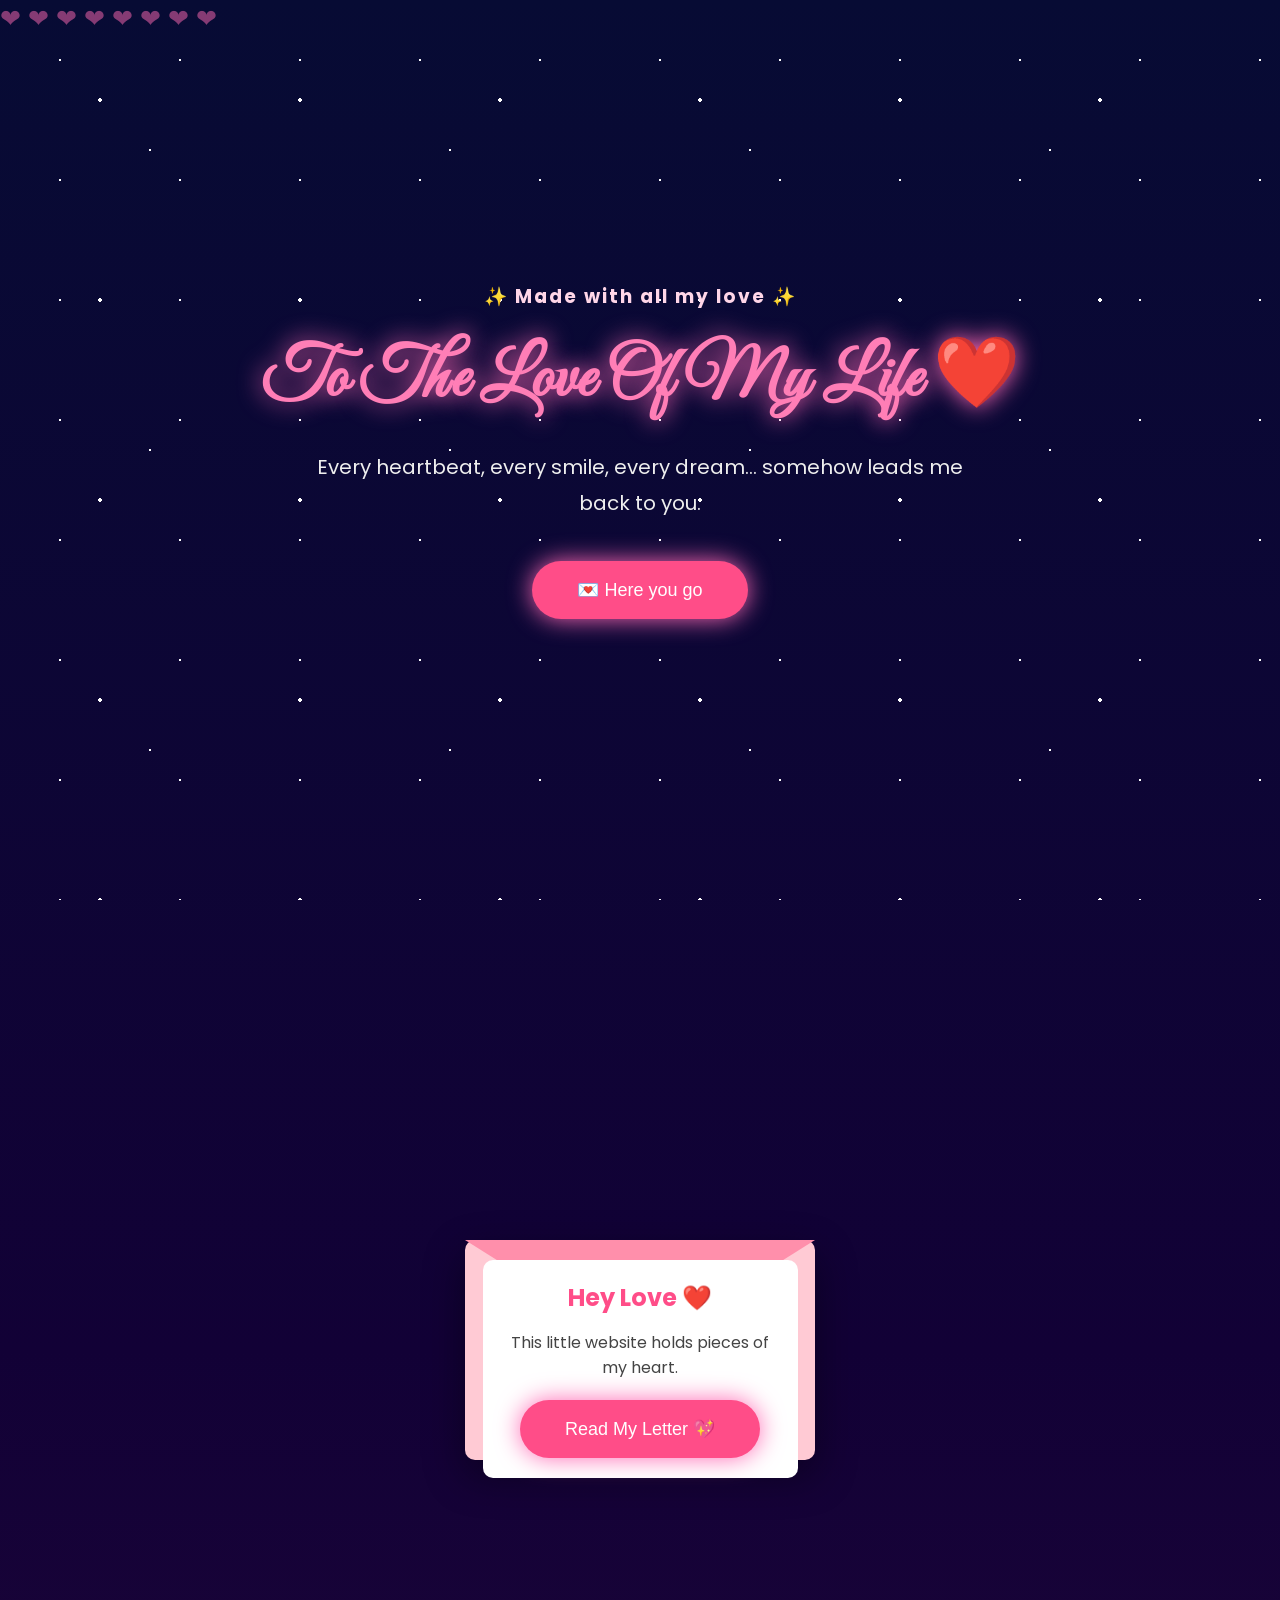
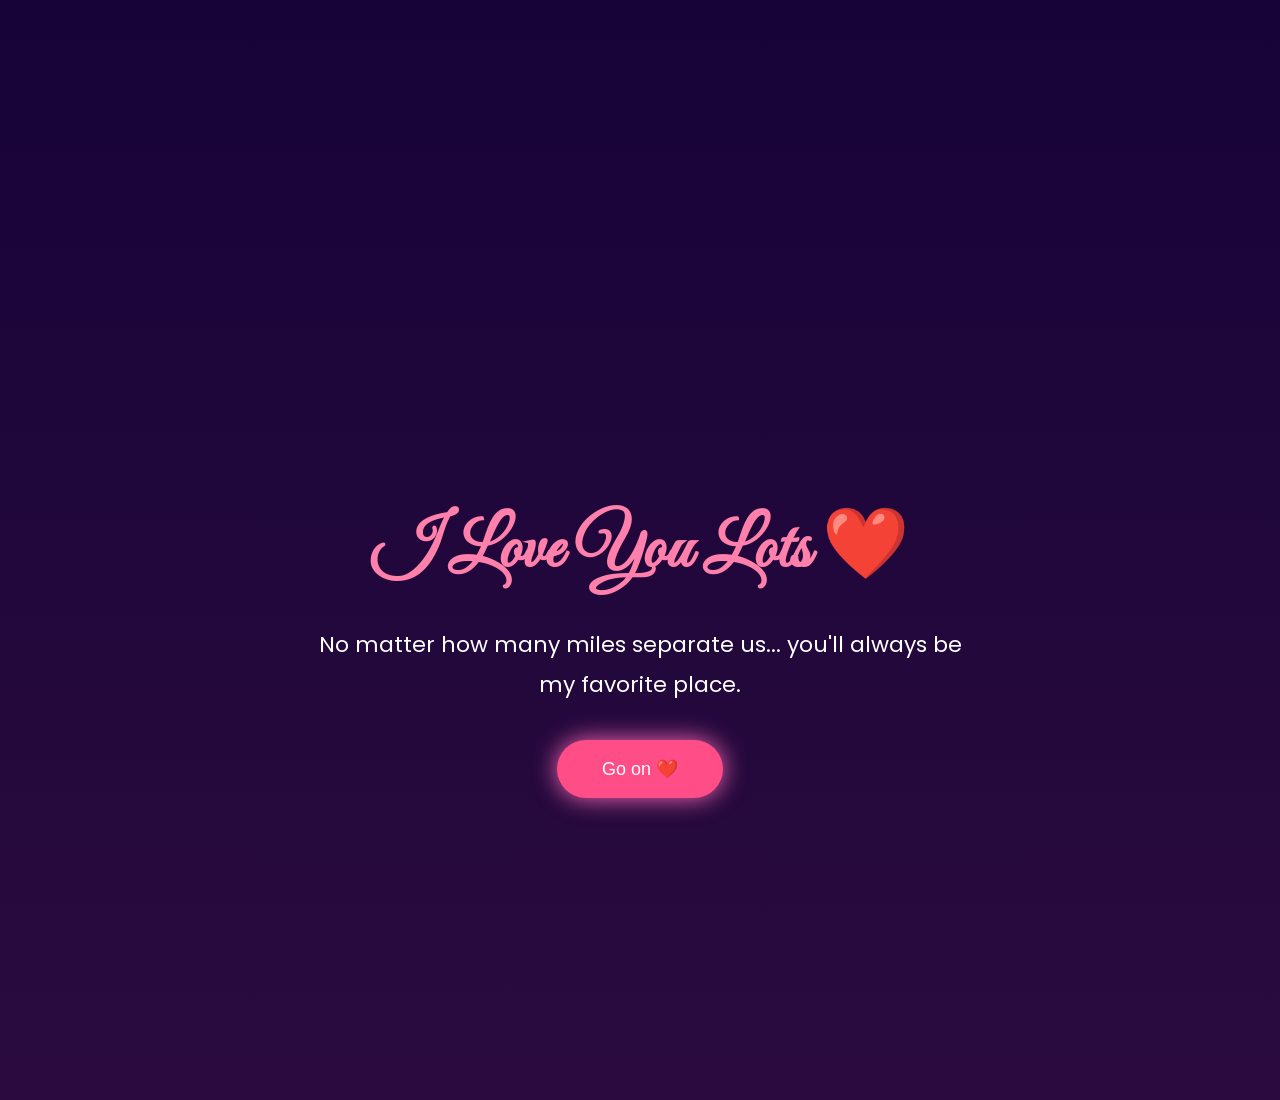
<file: index.html>
<!DOCTYPE html>
<html lang="en">
<head>
    <meta charset="UTF-8">
    <meta name="viewport" content="width=device-width, initial-scale=1.0">
    <title>For My Nandutty ❤️</title>

    <link rel="stylesheet" href="style.css">
</head>
<body>

    <!-- Floating Hearts -->
    <div class="hearts"></div>

    <!-- Stars -->
    <div class="rainbows"></div>

    <!-- Moon -->
    <div class="clouds"></div>

    <!-- Welcome -->
    <section class="hero">

        <h3>✨ Made with all my love ✨</h3>

        <h1>To The Love Of My Life ❤️</h1>

        <p>
            Every heartbeat,
            every smile,
            every dream...
            somehow leads me back to you.
        </p>

        <button id="openBtn">
            💌 Here you go
        </button>

    </section>

    <!-- Envelope -->
    <section class="envelope-page hidden">

        <div class="envelope">

            <div class="top"></div>

            <div class="letter">

                <h2>Hey Love ❤️</h2>

                <p>
                    This little website holds pieces of my heart.
                </p>

               <a href="letter.html">
                  <button>
                      Read My Letter 💖
                  </button>
               </a>

            </div>

        </div>

    </section>

    <!-- Hidden Love Note -->
    <section class="love-note hidden">

        <h1>I Love You Lots ❤️</h1>

        <p>

            No matter how many miles separate us...

            you'll always be my favorite place.

        </p>

        <div class="buttons">

            <a href="letter.html">
                <button>
                    Go on ❤️
                </button>
            </a>

        </div>

    </section>

<script src="script.js"></script>

</body>
</html>
</file>
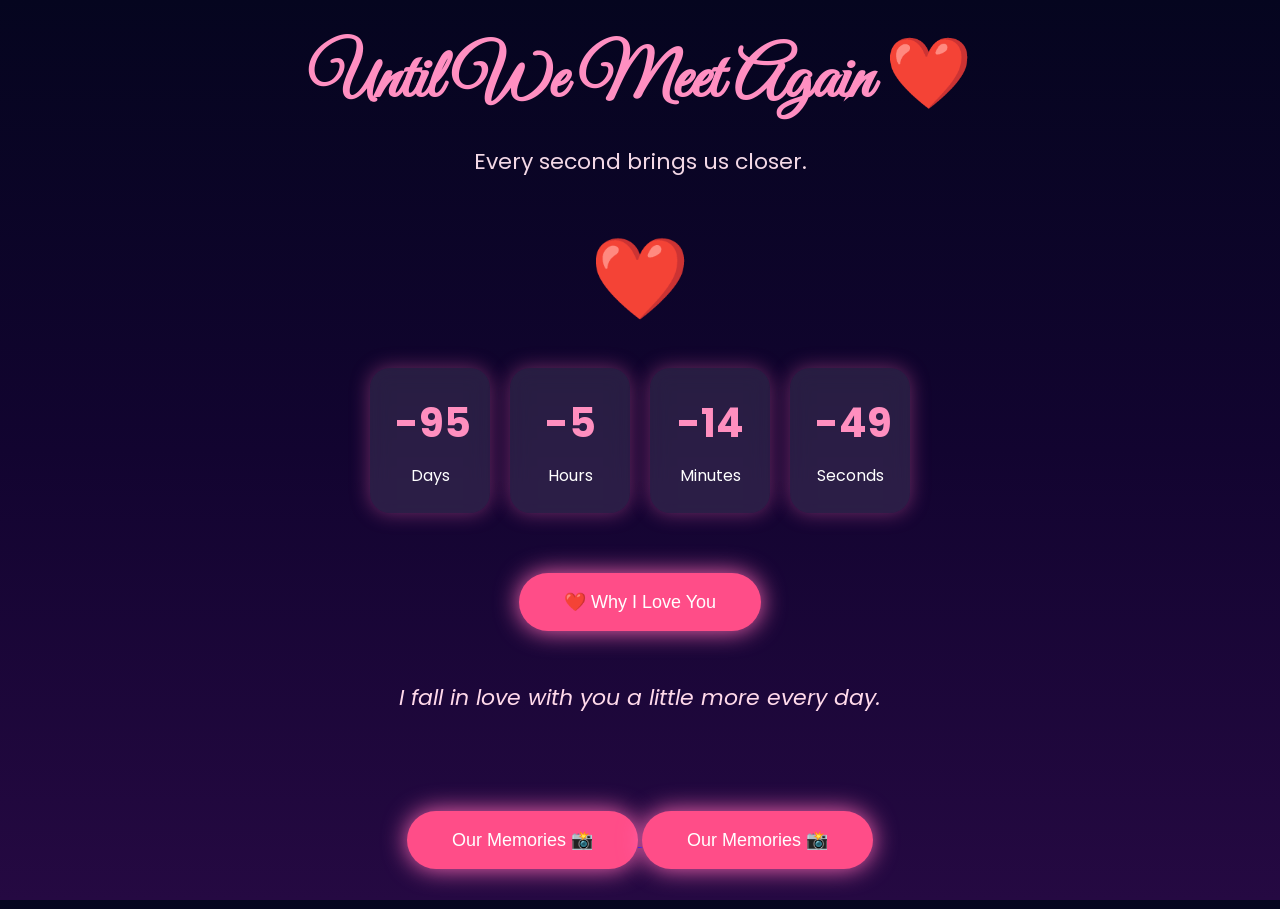
<file: countdown.html>
<!DOCTYPE html>
<html lang="en">

<head>

<meta charset="UTF-8">
<meta name="viewport" content="width=device-width, initial-scale=1.0">

<title>Until I See You ❤️</title>

<link rel="stylesheet" href="style.css">

<style>

body{
background:linear-gradient(180deg,#05051f,#120430,#250942);
display:flex;
justify-content:center;
align-items:center;
height:100vh;
overflow:hidden;
font-family:Poppins,sans-serif;
color:white;
}

.container{
text-align:center;
padding:40px;
}

h1{
font-family:'Great Vibes',cursive;
font-size:70px;
margin-bottom:20px;
color:#ff8fc1;
}

.subtitle{
font-size:22px;
margin-bottom:40px;
color:#f3d8e6;
}

.heart{

font-size:80px;

animation:beat 1s infinite;

margin-bottom:30px;

}

@keyframes beat{

0%{transform:scale(1);}
25%{transform:scale(1.2);}
50%{transform:scale(1);}
75%{transform:scale(1.2);}
100%{transform:scale(1);}

}

.timer{

display:flex;

justify-content:center;

gap:20px;

flex-wrap:wrap;

margin-bottom:40px;

}

.box{

background:rgba(255,255,255,.1);

padding:25px;

border-radius:20px;

width:120px;

backdrop-filter:blur(10px);

box-shadow:0 0 20px rgba(255,105,180,.4);

}

.number{

font-size:40px;

font-weight:bold;

color:#ff8fbf;

}

.label{

margin-top:10px;

font-size:16px;

}

button{

margin-top:20px;

}

.quote{

margin-top:40px;

font-size:22px;

font-style:italic;

color:#ffd9ea;

min-height:70px;

padding:10px;

}

</style>

</head>

<body>

<div class="container">

<h1>Until We Meet Again ❤️</h1>

<p class="subtitle">

Every second brings us closer.

</p>

<div class="heart">

❤️

</div>

<div class="timer">

<div class="box">

<div id="days" class="number">00</div>

<div class="label">Days</div>

</div>

<div class="box">

<div id="hours" class="number">00</div>

<div class="label">Hours</div>

</div>

<div class="box">

<div id="minutes" class="number">00</div>

<div class="label">Minutes</div>

</div>

<div class="box">

<div id="seconds" class="number">00</div>

<div class="label">Seconds</div>

</div>

</div>

<button onclick="newReason()">

❤️ Why I Love You

</button>

<div class="quote" id="quote">

I fall in love with you a little more every day.

</div>

<br><br>

<a href="memories.html">
    <button>
        Our Memories 📸
    </button>
</a>

<button>

Our Memories 📸

</button>

</a>

</div>

<script>

// CHANGE THIS DATE
const meetDate = new Date("2026-09- 12:00:00");

function updateCountdown(){

const now = new Date();

const diff = meetDate-now;

const days=Math.floor(diff/(1000*60*60*24));

const hours=Math.floor((diff%(1000*60*60*24))/(1000*60*60));

const minutes=Math.floor((diff%(1000*60*60))/(1000*60));

const seconds=Math.floor((diff%(1000*60))/1000);

document.getElementById("days").innerHTML=days;
document.getElementById("hours").innerHTML=hours;
document.getElementById("minutes").innerHTML=minutes;
document.getElementById("seconds").innerHTML=seconds;

}

setInterval(updateCountdown,1000);

updateCountdown();

const reasons=[

"Because your smile brightens my darkest days ❤️",

"Because you make distance feel worth it.",

"Because you're my safest place.",

"Because you're my best friend.",

"Because you believe in me.",

"Because you make me laugh.",

"Because you understand me.",

"Because I'd choose you every single time.",

"Because you're my forever.",

"Because loving you is the best decision I've ever taken."

];

function newReason(){

let random=Math.floor(Math.random()*reasons.length);

document.getElementById("quote").innerHTML=reasons[random];

}

</script>

</body>

</html>
</file>
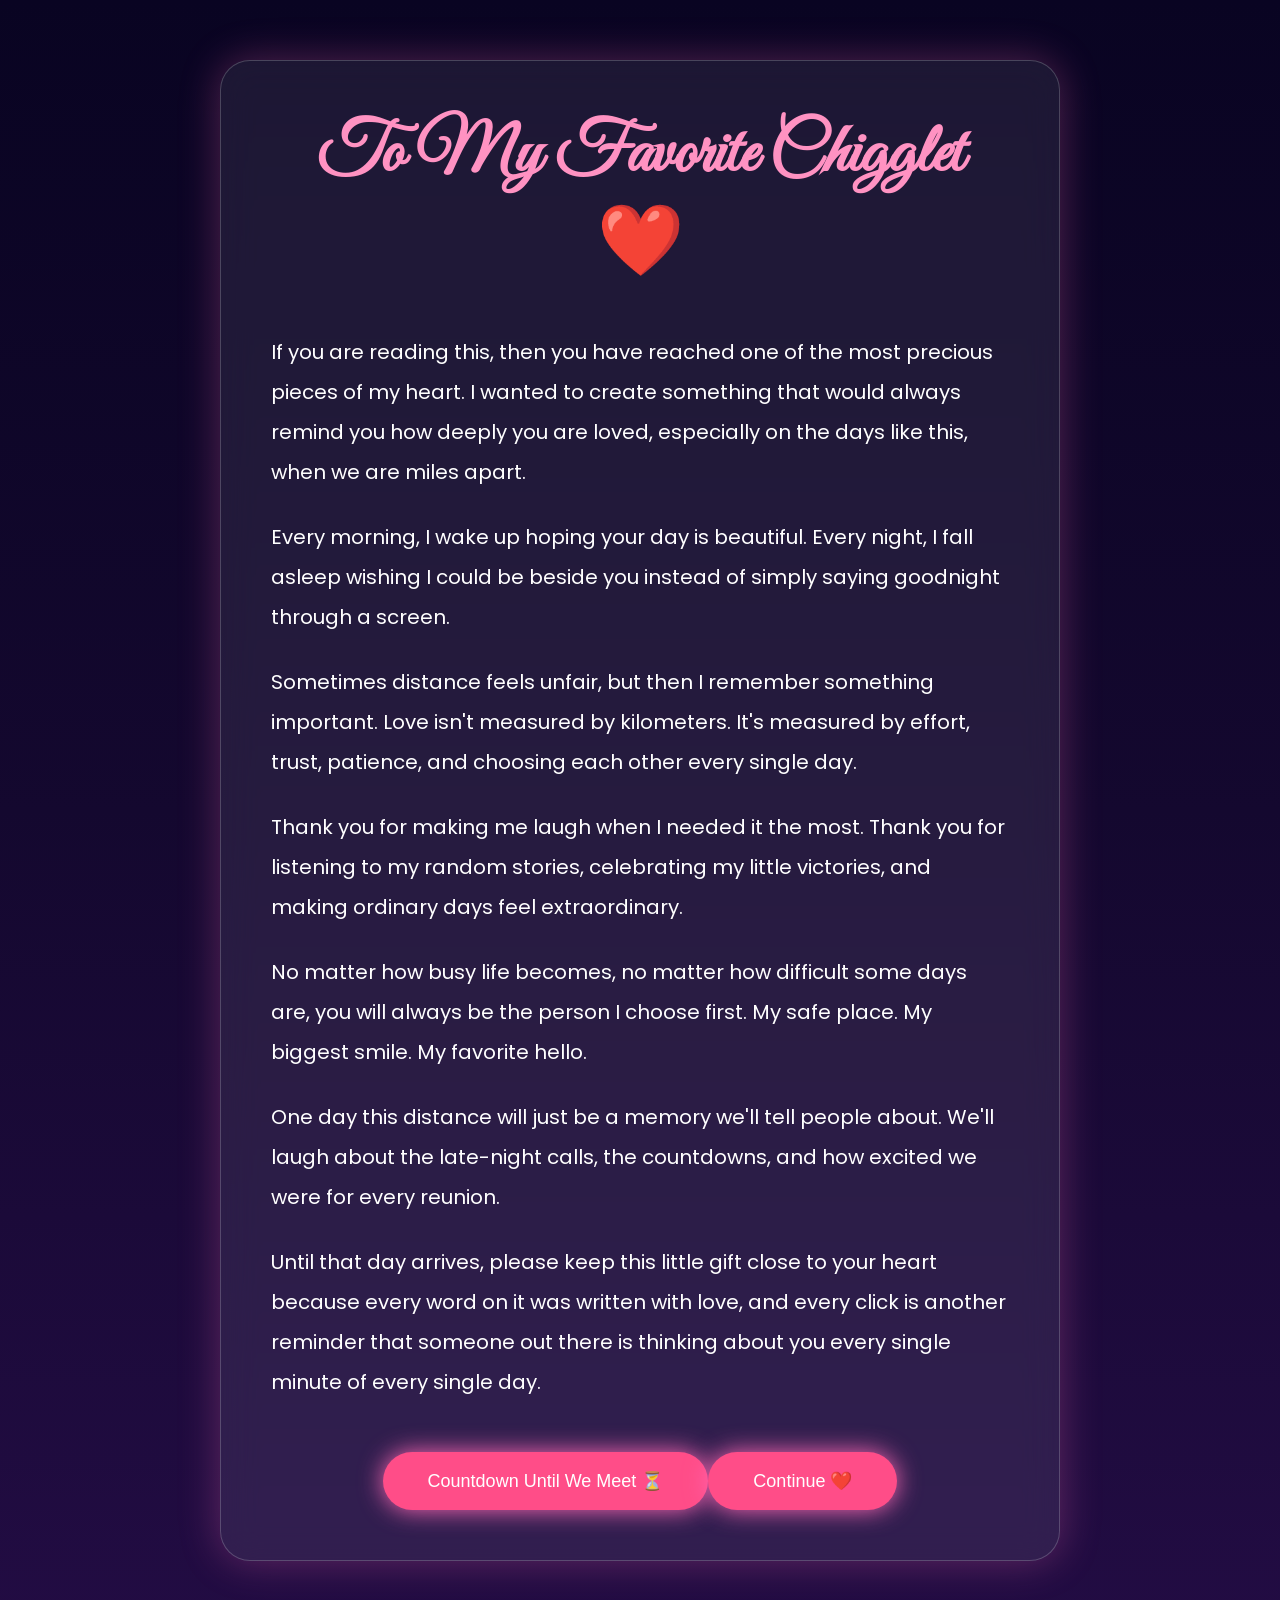
<file: letter.html>
<!DOCTYPE html>
<html lang="en">
<head>

<meta charset="UTF-8">
<meta name="viewport" content="width=device-width, initial-scale=1.0">

<title>The Love Letter ❤️</title>

<link rel="stylesheet" href="style.css">

<style>

body{
    background:linear-gradient(180deg,#090422,#14082f,#220c43);
    overflow-x:hidden;
}

.letter-container{

max-width:900px;

margin:auto;

padding:60px 30px;

}

.paper{

background:rgba(255,255,255,.08);

backdrop-filter:blur(18px);

border-radius:30px;

padding:50px;

box-shadow:0 0 40px rgba(255,105,180,.3);

border:1px solid rgba(255,255,255,.2);

animation:fadeIn 2s;

}

.paper h1{

font-family:'Great Vibes',cursive;

font-size:70px;

text-align:center;

color:#ff92c2;

margin-bottom:40px;

}

.paper p{

font-size:20px;

line-height:2;

color:white;

margin-bottom:25px;

opacity:0;

animation:typeIn .8s forwards;

}

.paper p:nth-child(2){animation-delay:1s;}
.paper p:nth-child(3){animation-delay:2.5s;}
.paper p:nth-child(4){animation-delay:4s;}
.paper p:nth-child(5){animation-delay:5.5s;}
.paper p:nth-child(6){animation-delay:7s;}
.paper p:nth-child(7){animation-delay:8.5s;}
.paper p:nth-child(8){animation-delay:10s;}

@keyframes fadeIn{
from{opacity:0;transform:translateY(60px);}
to{opacity:1;transform:translateY(0);}
}

@keyframes typeIn{
from{
opacity:0;
transform:translateY(20px);
}
to{
opacity:1;
transform:translateY(0);
}
}

.next{

display:flex;

justify-content:center;

margin-top:50px;

}

</style>

</head>

<body>

<div class="letter-container">

<div class="paper">

<h1>To My Favorite Chigglet ❤️</h1>

<p>
If you are reading this, then you have reached one of the most precious pieces of my heart. I wanted to create something that would always remind you how deeply you are loved, especially on the days like this, when we are miles apart.
</p>

<p>
Every morning, I wake up hoping your day is beautiful. Every night, I fall asleep wishing I could be beside you instead of simply saying goodnight through a screen.
</p>

<p>
Sometimes distance feels unfair, but then I remember something important. Love isn't measured by kilometers. It's measured by effort, trust, patience, and choosing each other every single day.
</p>

<p>
Thank you for making me laugh when I needed it the most. Thank you for listening to my random stories, celebrating my little victories, and making ordinary days feel extraordinary.
</p>

<p>
No matter how busy life becomes, no matter how difficult some days are, you will always be the person I choose first. My safe place. My biggest smile. My favorite hello.
</p>

<p>
One day this distance will just be a memory we'll tell people about. We'll laugh about the late-night calls, the countdowns, and how excited we were for every reunion.
</p>

<p>
Until that day arrives, please keep this little gift close to your heart because every word on it was written with love, and every click is another reminder that someone out there is thinking about you every single minute of every single day.
</p>

<div class="next">

<a href="countdown.html">
    <button>
        Countdown Until We Meet ⏳
    </button>
</a>
<button>
Continue ❤️
</button>
</a>

</div>

</div>

</div>

</body>

</html>
</file>
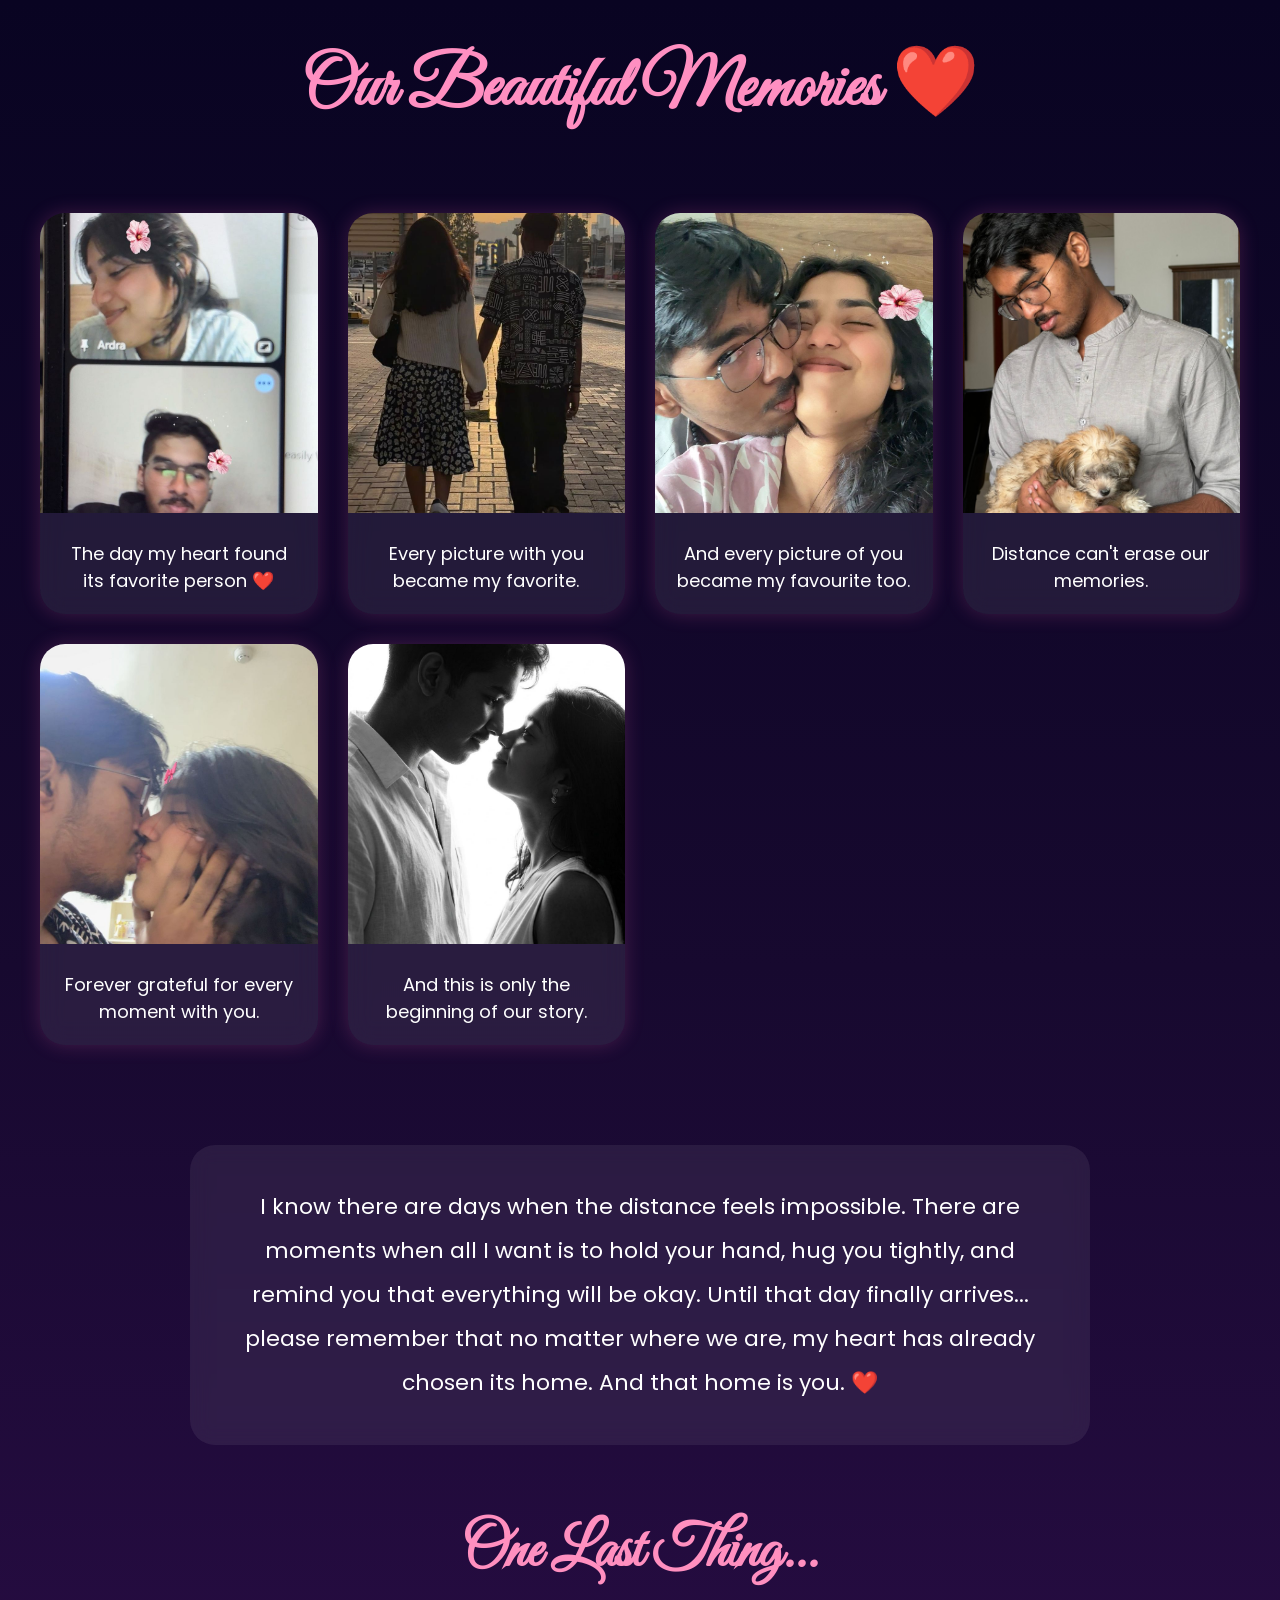
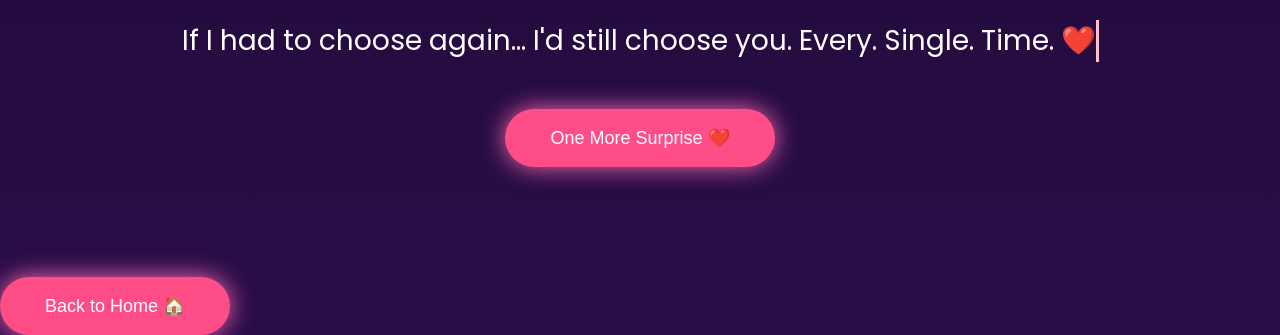
<file: memories.html>
<!DOCTYPE html>
<html lang="en">

<head>

<meta charset="UTF-8">
<meta name="viewport" content="width=device-width, initial-scale=1.0">

<title>Our Memories ❤️</title>

<link rel="stylesheet" href="style.css">

<style>

body{

background:linear-gradient(180deg,#090422,#17092f,#2b0d48);

font-family:Poppins,sans-serif;

color:white;

overflow-x:hidden;

}

h1{

font-family:'Great Vibes',cursive;

font-size:70px;

text-align:center;

margin:40px;

color:#ff8fc1;

}

.gallery{

display:grid;

grid-template-columns:repeat(auto-fit,minmax(250px,1fr));

gap:30px;

padding:40px;

}

.card{

background:rgba(255,255,255,.08);

border-radius:25px;

overflow:hidden;

backdrop-filter:blur(12px);

transition:.4s;

cursor:pointer;

box-shadow:0 0 20px rgba(255,105,180,.2);

}

.card:hover{

transform:translateY(-10px) scale(1.03);

box-shadow:0 0 30px hotpink;

}

.card img{

width:100%;

height:300px;

object-fit:cover;

}

.caption{

padding:20px;

text-align:center;

font-size:18px;

}

.message{

max-width:900px;

margin:60px auto;

padding:40px;

background:rgba(255,255,255,.07);

border-radius:25px;

text-align:center;

font-size:22px;

line-height:2;

backdrop-filter:blur(10px);

}

.end{

text-align:center;

margin:70px 30px;

}

.end h2{

font-family:'Great Vibes';

font-size:60px;

color:#ff8fbf;

margin-bottom:30px;

}

.typing{

font-size:28px;

border-right:3px solid pink;

display:inline-block;

white-space:nowrap;

overflow:hidden;

animation:

typing 8s steps(60,end),

blink .8s infinite;

}

@keyframes typing{

from{width:0;}

to{width:100%;}

}

@keyframes blink{

50%{

border-color:transparent;

}

}

button{

margin-top:40px;

}

</style>

</head>

<body>

<h1>Our Beautiful Memories ❤️</h1>

<div class="gallery">

<div class="card">

<img src="WhatsApp Image 2026-07-03 at 7.13.25 PM.jpeg">

<div class="caption">

The day my heart found its favorite person ❤️

</div>

</div>

<div class="card">

<img src="WhatsApp Image 2026-07-03 at 7.10.43 PM (1).jpeg">

<div class="caption">

Every picture with you became my favorite.

</div>

</div>

<div class="card">

<img src="WhatsApp Image 2026-07-03 at 7.13.31 PM.jpeg">

<div class="caption">

And every picture of you became my favourite too.

</div>

</div>

<div class="card">

<img src="WhatsApp Image 2026-07-03 at 7.10.43 PM.jpeg">

<div class="caption">

Distance can't erase our memories.

</div>

</div>

<div class="card">

<img src="WhatsApp Image 2026-07-03 at 7.13.31 PM (1).jpeg">

<div class="caption">

Forever grateful for every moment with you.

</div>

</div>

<div class="card">

<img src="WhatsApp Image 2026-07-03 at 7.13.41 PM.jpeg">

<div class="caption">

And this is only the beginning of our story.

</div>

</div>

</div>

<div class="message">

I know there are days when the distance feels impossible.

There are moments when all I want is to hold your hand, hug you tightly, and remind you that everything will be okay.

Until that day finally arrives...

please remember that no matter where we are,

my heart has already chosen its home.

And that home is you.

❤️

</div>

<div class="end">

<h2>

One Last Thing...

</h2>

<div class="typing">

If I had to choose again...
I'd still choose you.
Every.
Single.
Time.
❤️

</div>

<br>

<button onclick="loveRain()">

One More Surprise ❤️

</button>

</div>

<script>

function loveRain(){

for(let i=0;i<120;i++){

let heart=document.createElement("div");

heart.innerHTML="❤️";

heart.style.position="fixed";

heart.style.left=Math.random()*100+"vw";

heart.style.top="-50px";

heart.style.fontSize=(20+Math.random()*30)+"px";

heart.style.transition="5s linear";

document.body.appendChild(heart);

setTimeout(()=>{

heart.style.top="110vh";

},50);

setTimeout(()=>{

heart.remove();

},5500);

}

setTimeout(()=>{

alert("No matter how many years pass...\n\nI will always love you. ❤️");

},2500);

}

</script>

  <a href="index.html">
    <button>Back to Home 🏠</button>
</a>

</body>
</html>
</file>
<file: style.css>
/* ==========================
   GOOGLE FONT
========================== */
@import url('https://fonts.googleapis.com/css2?family=Poppins:wght@300;500;700&family=Great+Vibes&display=swap');

*{
    margin:0;
    padding:0;
    box-sizing:border-box;
}

body{
    font-family:'Poppins',sans-serif;
    background:linear-gradient(to bottom,#070b34,#120136,#2b0b3f);
    color:white;
    overflow:hidden;
    min-height:100vh;
}

/* ==========================
   HERO
========================== */

.hero{
    display:flex;
    flex-direction:column;
    justify-content:center;
    align-items:center;
    height:100vh;
    text-align:center;
    padding:30px;
    z-index:2;
    position:relative;
}

.hero h3{
    color:#ffd6e8;
    letter-spacing:2px;
    margin-bottom:20px;
}

.hero h1{
    font-family:'Great Vibes',cursive;
    font-size:70px;
    color:#ff7eb6;
    margin-bottom:25px;
    text-shadow:0 0 25px hotpink;
}

.hero p{
    max-width:650px;
    font-size:20px;
    line-height:1.8;
    color:#eee;
    margin-bottom:40px;
}

button{
    border:none;
    padding:18px 45px;
    border-radius:50px;
    background:#ff4d88;
    color:white;
    cursor:pointer;
    font-size:18px;
    transition:.4s;
    box-shadow:0 0 25px hotpink;
}

button:hover{
    transform:scale(1.08);
    background:#ff2e74;
}

/* ==========================
   MOON
========================== */

.cloud{
    position:absolute;
    top:60px;
    right:90px;

    width:120px;
    height:120px;

    background:white;

    border-radius:50%;

    box-shadow:
    0 0 40px white,
    0 0 80px white;

}

/* ==========================
   STARS
========================== */

.rainbows{
    position:fixed;
    width:100%;
    height:100%;
    top:0;
    left:0;
    background-image:
    radial-gradient(white 1px,transparent 1px),
    radial-gradient(white 2px,transparent 2px),
    radial-gradient(white 1px,transparent 1px);

    background-size:
    120px 120px,
    200px 200px,
    300px 300px;

    animation:twinkle 10s linear infinite;
}

@keyframes twinkle{

0%{
opacity:.4;
}

50%{
opacity:1;
}

100%{
opacity:.4;
}

}

/* ==========================
   FLOATING HEARTS
========================== */

.hearts::before,
.hearts::after{

content:"❤ ❤ ❤ ❤ ❤ ❤ ❤ ❤";

position:absolute;

width:100%;

font-size:25px;

left:0;

color:rgba(255,105,180,.3);

animation:float 12s linear infinite;

}

.hearts::after{

animation-delay:6s;

}

@keyframes float{

0%{

transform:translateY(100vh);

}

100%{

transform:translateY(-120vh);

}

}

/* ==========================
   ENVELOPE
========================== */

.hidden{

display:none;

}

.envelope-page{

display:flex;

justify-content:center;

align-items:center;

height:100vh;

}

.envelope{

position:relative;

width:350px;

height:220px;

background:#ffcad4;

border-radius:10px;

box-shadow:0 15px 40px rgba(0,0,0,.4);

}

.top{

position:absolute;

width:100%;

height:110px;

background:#ff8fab;

clip-path:polygon(0 0,50% 100%,100% 0);

}

.letter{

position:absolute;

background:white;

width:90%;

left:5%;

top:20px;

padding:20px;

border-radius:10px;

text-align:center;

color:#444;

transition:.6s;

}

.envelope:hover .letter{

transform:translateY(-40px);

}

.letter h2{

color:#ff4d88;

margin-bottom:15px;

}

.letter p{

margin-bottom:20px;

}

/* ==========================
   LOVE NOTE
========================== */

.love-note{

display:flex;

justify-content:center;

align-items:center;

flex-direction:column;

height:100vh;

padding:30px;

text-align:center;

animation:fade 1s ease;

}

.love-note h1{

font-family:'Great Vibes';

font-size:70px;

margin-bottom:30px;

color:#ff80ab;

}

.love-note p{

font-size:22px;

max-width:650px;

line-height:1.8;

margin-bottom:35px;

}

@keyframes fade{

from{

opacity:0;

transform:translateY(50px);

}

to{

opacity:1;

transform:translateY(0);

}

}

/* ==========================
   MOBILE
========================== */

@media(max-width:768px){

.hero h1{

font-size:50px;

}

.hero p{

font-size:18px;

}

.moon{

width:80px;
height:80px;
right:30px;

}

.envelope{

width:300px;
}
   
   .stars,
.hearts,
.moon{
    pointer-events: none;
}

}
</file>
